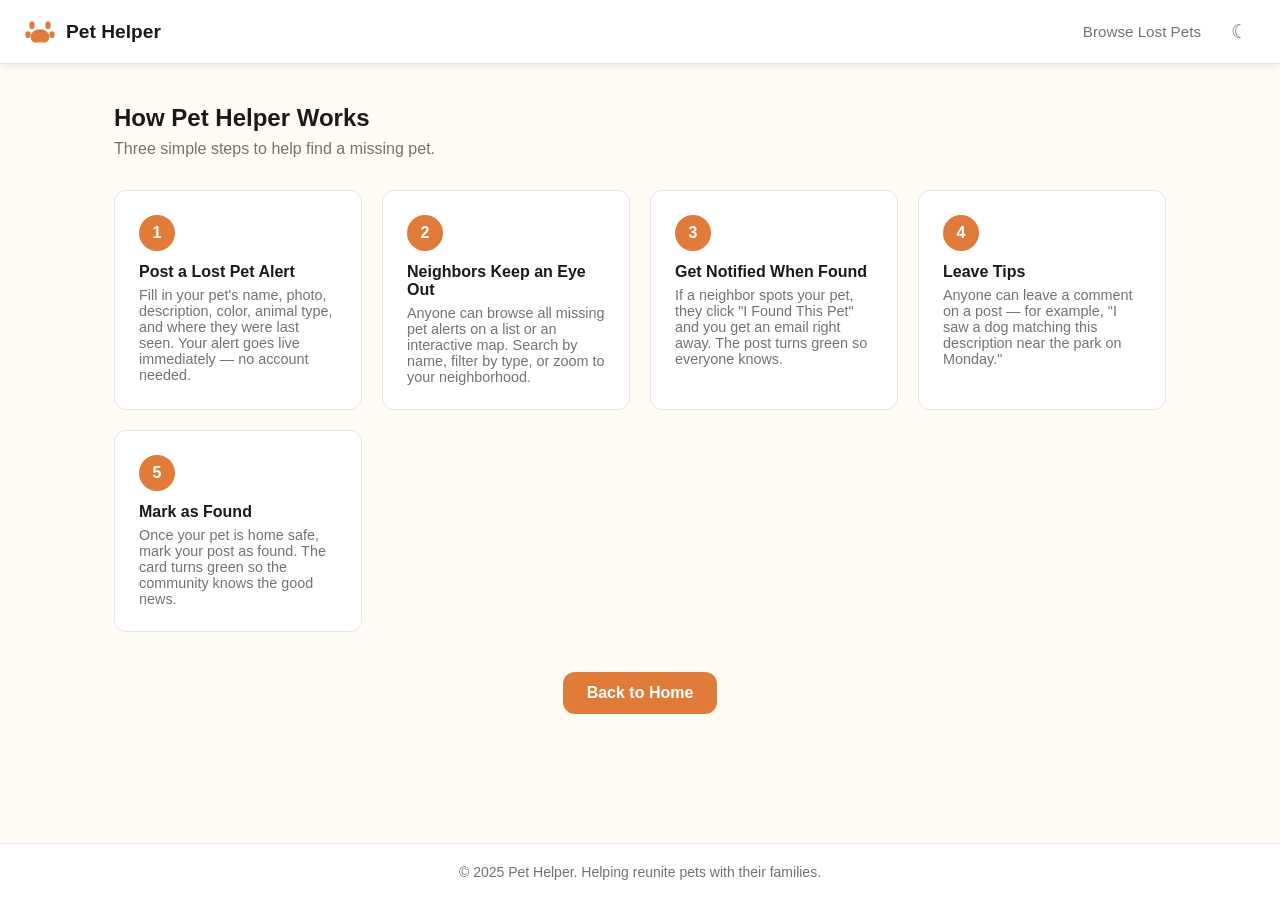
<file: how-it-works.html>
<!DOCTYPE html>
<html lang="en">
  <head>
    <meta charset="UTF-8" />
    <meta name="viewport" content="width=device-width, initial-scale=1.0" />
    <title>How It Works – Pet Helper</title>
    <link rel="stylesheet" href="styles.css" />
  </head>
  <body>

    <nav>
      <a href="index.html" class="nav-logo">
        <svg viewBox="0 0 24 24" fill="currentColor" xmlns="http://www.w3.org/2000/svg">
          <ellipse cx="6" cy="7" rx="2" ry="3"/>
          <ellipse cx="18" cy="7" rx="2" ry="3"/>
          <ellipse cx="3" cy="14" rx="2" ry="2.5"/>
          <ellipse cx="21" cy="14" rx="2" ry="2.5"/>
          <path d="M12 10c-4 0-7 2.5-7 6 0 2.5 2 4 4 4 .8 0 2-.3 3-.3s2.2.3 3 .3c2 0 4-1.5 4-4 0-3.5-3-6-7-6z"/>
        </svg>
        Pet Helper
      </a>
      <div class="nav-links">
        <a href="browse.html"><span>Browse Lost Pets</span></a>
        <button class="nav-icon-btn" onclick="toggleDarkMode()" title="Toggle dark mode"><span id="dark-mode-icon">☾</span></button>
      </div>
    </nav>

    <main>
      <h1 class="section-title">How Pet Helper Works</h1>
      <p class="section-sub">Three simple steps to help find a missing pet.</p>

      <div class="steps">
        <div class="step-card">
          <div class="step-number">1</div>
          <h3>Post a Lost Pet Alert</h3>
          <p>Fill in your pet's name, photo, description, color, animal type, and where they were last seen. Your alert goes live immediately — no account needed.</p>
        </div>
        <div class="step-card">
          <div class="step-number">2</div>
          <h3>Neighbors Keep an Eye Out</h3>
          <p>Anyone can browse all missing pet alerts on a list or an interactive map. Search by name, filter by type, or zoom to your neighborhood.</p>
        </div>
        <div class="step-card">
          <div class="step-number">3</div>
          <h3>Get Notified When Found</h3>
          <p>If a neighbor spots your pet, they click "I Found This Pet" and you get an email right away. The post turns green so everyone knows.</p>
        </div>
        <div class="step-card">
          <div class="step-number">4</div>
          <h3>Leave Tips</h3>
          <p>Anyone can leave a comment on a post — for example, "I saw a dog matching this description near the park on Monday."</p>
        </div>
        <div class="step-card">
          <div class="step-number">5</div>
          <h3>Mark as Found</h3>
          <p>Once your pet is home safe, mark your post as found. The card turns green so the community knows the good news.</p>
        </div>
      </div>

      <div style="margin-top:40px;text-align:center;">
        <a href="index.html" class="btn btn-primary">Back to Home</a>
      </div>
    </main>

    <footer>
      <p>&copy; 2025 Pet Helper. Helping reunite pets with their families.</p>
    </footer>

    <script src="js/darkmode.js"></script>
  </body>
</html>
</file>
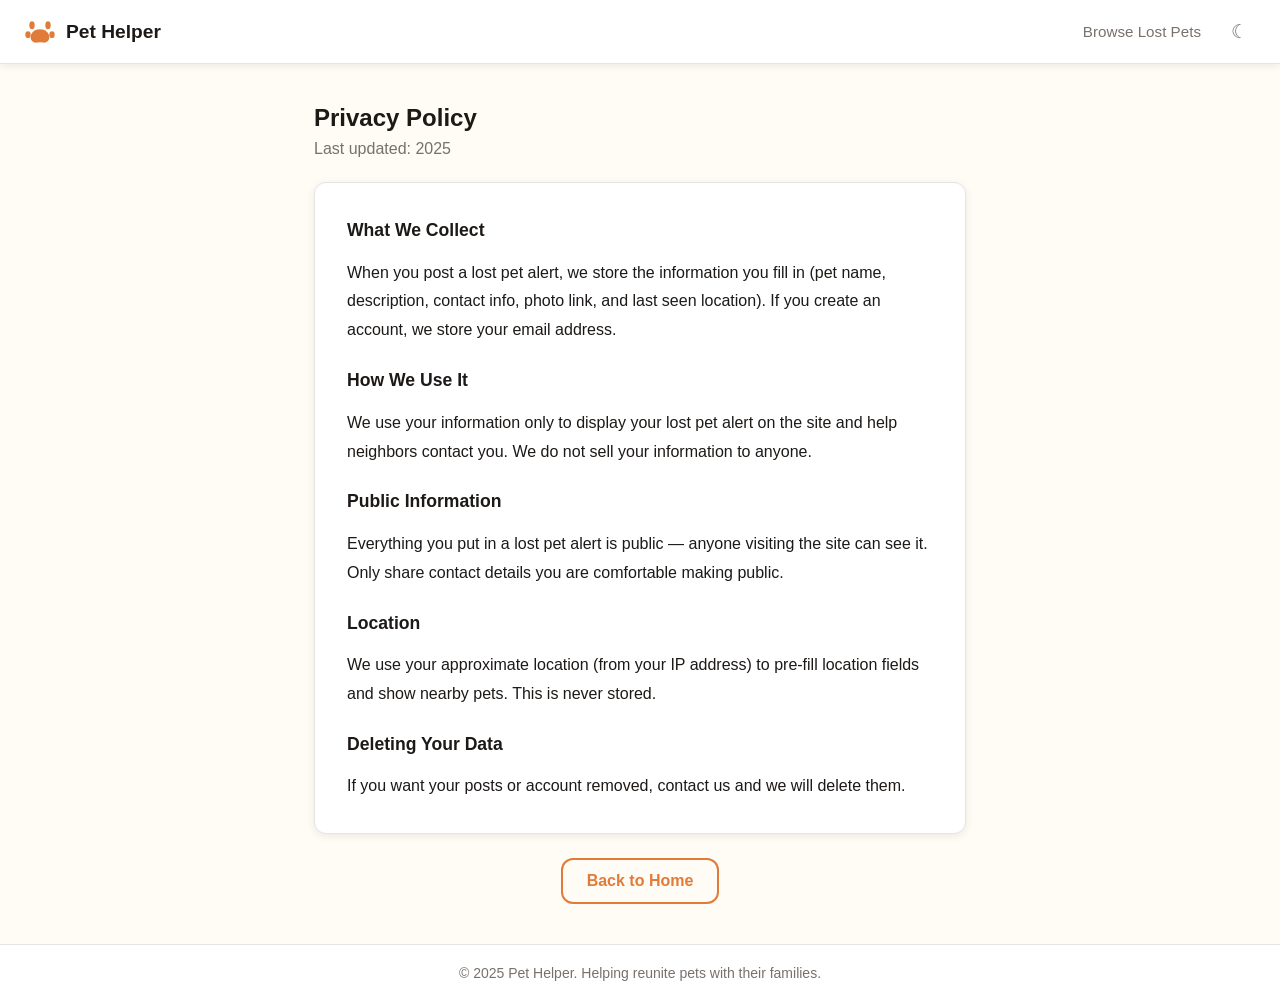
<file: privacy.html>
<!DOCTYPE html>
<html lang="en">
  <head>
    <meta charset="UTF-8" />
    <meta name="viewport" content="width=device-width, initial-scale=1.0" />
    <title>Privacy Policy – Pet Helper</title>
    <link rel="stylesheet" href="styles.css" />
  </head>
  <body>

    <nav>
      <a href="index.html" class="nav-logo">
        <svg viewBox="0 0 24 24" fill="currentColor" xmlns="http://www.w3.org/2000/svg">
          <ellipse cx="6" cy="7" rx="2" ry="3"/>
          <ellipse cx="18" cy="7" rx="2" ry="3"/>
          <ellipse cx="3" cy="14" rx="2" ry="2.5"/>
          <ellipse cx="21" cy="14" rx="2" ry="2.5"/>
          <path d="M12 10c-4 0-7 2.5-7 6 0 2.5 2 4 4 4 .8 0 2-.3 3-.3s2.2.3 3 .3c2 0 4-1.5 4-4 0-3.5-3-6-7-6z"/>
        </svg>
        Pet Helper
      </a>
      <div class="nav-links">
        <a href="browse.html"><span>Browse Lost Pets</span></a>
        <button class="nav-icon-btn" onclick="toggleDarkMode()" title="Toggle dark mode"><span id="dark-mode-icon">☾</span></button>
      </div>
    </nav>

    <main style="max-width:700px;">
      <h1 class="section-title">Privacy Policy</h1>
      <p class="section-sub">Last updated: 2025</p>

      <div class="card" style="padding:32px;line-height:1.8;">
        <h2 style="font-size:1.1rem;font-weight:700;margin-bottom:12px;">What We Collect</h2>
        <p style="margin-bottom:20px;">When you post a lost pet alert, we store the information you fill in (pet name, description, contact info, photo link, and last seen location). If you create an account, we store your email address.</p>

        <h2 style="font-size:1.1rem;font-weight:700;margin-bottom:12px;">How We Use It</h2>
        <p style="margin-bottom:20px;">We use your information only to display your lost pet alert on the site and help neighbors contact you. We do not sell your information to anyone.</p>

        <h2 style="font-size:1.1rem;font-weight:700;margin-bottom:12px;">Public Information</h2>
        <p style="margin-bottom:20px;">Everything you put in a lost pet alert is public — anyone visiting the site can see it. Only share contact details you are comfortable making public.</p>

        <h2 style="font-size:1.1rem;font-weight:700;margin-bottom:12px;">Location</h2>
        <p style="margin-bottom:20px;">We use your approximate location (from your IP address) to pre-fill location fields and show nearby pets. This is never stored.</p>

        <h2 style="font-size:1.1rem;font-weight:700;margin-bottom:12px;">Deleting Your Data</h2>
        <p>If you want your posts or account removed, contact us and we will delete them.</p>
      </div>

      <div style="margin-top:24px;text-align:center;">
        <a href="index.html" class="btn btn-outline">Back to Home</a>
      </div>
    </main>

    <footer>
      <p>&copy; 2025 Pet Helper. Helping reunite pets with their families.</p>
    </footer>

    <script src="js/darkmode.js"></script>
  </body>
</html>
</file>
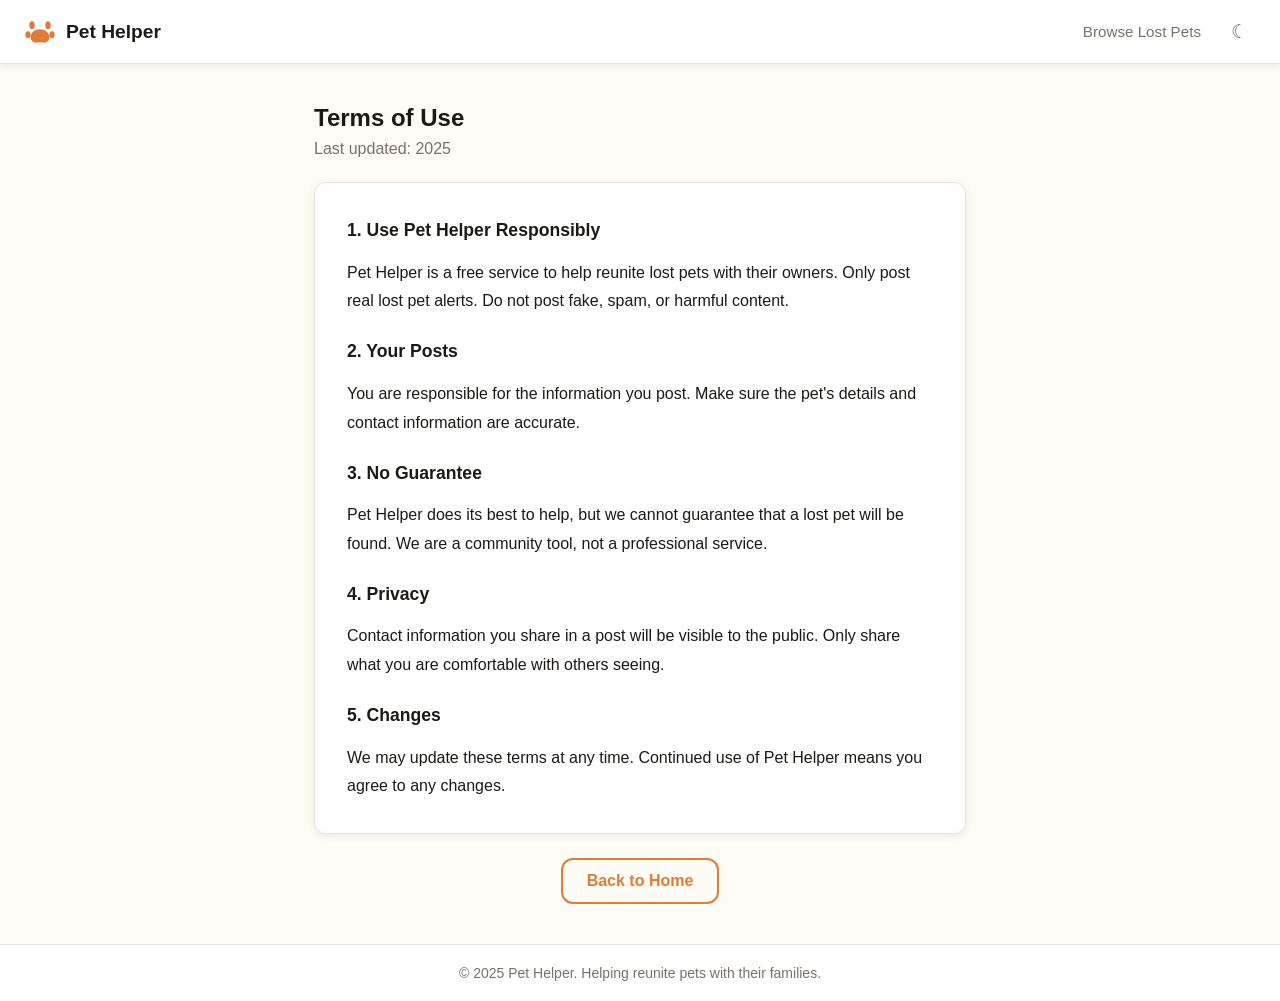
<file: terms.html>
<!DOCTYPE html>
<html lang="en">
  <head>
    <meta charset="UTF-8" />
    <meta name="viewport" content="width=device-width, initial-scale=1.0" />
    <title>Terms of Use – Pet Helper</title>
    <link rel="stylesheet" href="styles.css" />
  </head>
  <body>

    <nav>
      <a href="index.html" class="nav-logo">
        <svg viewBox="0 0 24 24" fill="currentColor" xmlns="http://www.w3.org/2000/svg">
          <ellipse cx="6" cy="7" rx="2" ry="3"/>
          <ellipse cx="18" cy="7" rx="2" ry="3"/>
          <ellipse cx="3" cy="14" rx="2" ry="2.5"/>
          <ellipse cx="21" cy="14" rx="2" ry="2.5"/>
          <path d="M12 10c-4 0-7 2.5-7 6 0 2.5 2 4 4 4 .8 0 2-.3 3-.3s2.2.3 3 .3c2 0 4-1.5 4-4 0-3.5-3-6-7-6z"/>
        </svg>
        Pet Helper
      </a>
      <div class="nav-links">
        <a href="browse.html"><span>Browse Lost Pets</span></a>
        <button class="nav-icon-btn" onclick="toggleDarkMode()" title="Toggle dark mode"><span id="dark-mode-icon">☾</span></button>
      </div>
    </nav>

    <main style="max-width:700px;">
      <h1 class="section-title">Terms of Use</h1>
      <p class="section-sub">Last updated: 2025</p>

      <div class="card" style="padding:32px;line-height:1.8;">
        <h2 style="font-size:1.1rem;font-weight:700;margin-bottom:12px;">1. Use Pet Helper Responsibly</h2>
        <p style="margin-bottom:20px;">Pet Helper is a free service to help reunite lost pets with their owners. Only post real lost pet alerts. Do not post fake, spam, or harmful content.</p>

        <h2 style="font-size:1.1rem;font-weight:700;margin-bottom:12px;">2. Your Posts</h2>
        <p style="margin-bottom:20px;">You are responsible for the information you post. Make sure the pet's details and contact information are accurate.</p>

        <h2 style="font-size:1.1rem;font-weight:700;margin-bottom:12px;">3. No Guarantee</h2>
        <p style="margin-bottom:20px;">Pet Helper does its best to help, but we cannot guarantee that a lost pet will be found. We are a community tool, not a professional service.</p>

        <h2 style="font-size:1.1rem;font-weight:700;margin-bottom:12px;">4. Privacy</h2>
        <p style="margin-bottom:20px;">Contact information you share in a post will be visible to the public. Only share what you are comfortable with others seeing.</p>

        <h2 style="font-size:1.1rem;font-weight:700;margin-bottom:12px;">5. Changes</h2>
        <p>We may update these terms at any time. Continued use of Pet Helper means you agree to any changes.</p>
      </div>

      <div style="margin-top:24px;text-align:center;">
        <a href="index.html" class="btn btn-outline">Back to Home</a>
      </div>
    </main>

    <footer>
      <p>&copy; 2025 Pet Helper. Helping reunite pets with their families.</p>
    </footer>

    <script src="js/darkmode.js"></script>
  </body>
</html>
</file>
<file: styles.css>
:root {
  --primary: #E07B39;
  --primary-dark: #C06828;
  --bg: #FFFBF5;
  --card: #FFFFFF;
  --text: #1C1917;
  --text-muted: #78716C;
  --border: #E7E5E4;
  --found: #16A34A;
  --found-bg: #DCFCE7;
  --found-border: #86EFAC;
  --shadow: 0 2px 8px rgba(0, 0, 0, 0.08);
  --radius: 12px;
  --nav-height: 64px;
}

/* ── DARK MODE ── */
html.dark {
  --bg: #1C1917;
  --card: #292524;
  --text: #F5F5F4;
  --text-muted: #A8A29E;
  --border: #3D3836;
  --shadow: 0 2px 8px rgba(0, 0, 0, 0.3);
}

* {
  box-sizing: border-box;
  margin: 0;
  padding: 0;
}

body {
  font-family: -apple-system, BlinkMacSystemFont, 'Segoe UI', Roboto, sans-serif;
  background-color: var(--bg);
  color: var(--text);
  min-height: 100vh;
  display: flex;
  flex-direction: column;
}

/* ── NAV ── */
nav {
  background: var(--card);
  border-bottom: 1px solid var(--border);
  height: var(--nav-height);
  display: flex;
  align-items: center;
  padding: 0 24px;
  position: sticky;
  top: 0;
  z-index: 100;
  box-shadow: var(--shadow);
}

.nav-logo {
  display: flex;
  align-items: center;
  gap: 10px;
  text-decoration: none;
  color: var(--text);
  font-weight: 700;
  font-size: 1.2rem;
}

.nav-logo svg {
  width: 32px;
  height: 32px;
  color: var(--primary);
}

.nav-links {
  margin-left: auto;
  display: flex;
  align-items: center;
  gap: 8px;
}

.nav-links a {
  text-decoration: none;
  color: var(--text-muted);
  font-size: 0.95rem;
  padding: 8px 14px;
  border-radius: 8px;
  transition: background 0.15s, color 0.15s;
}

.nav-links a:hover {
  background: var(--bg);
  color: var(--text);
}

.nav-links a.btn-nav {
  background: var(--primary);
  color: white;
  font-weight: 600;
}

.nav-links a.btn-nav:hover {
  background: var(--primary-dark);
  color: white;
}

/* ── LANGUAGE SELECTOR ── */
.lang-select {
  padding: 6px 10px;
  border: 1px solid var(--border);
  border-radius: 8px;
  background: var(--card);
  color: var(--text);
  font-size: 0.85rem;
  cursor: pointer;
  outline: none;
}

/* ── NAV ICON BUTTONS ── */
.nav-icon-btn {
  background: none;
  border: none;
  cursor: pointer;
  font-size: 1.2rem;
  padding: 8px;
  border-radius: 8px;
  color: var(--text-muted);
  position: relative;
  transition: background 0.15s;
  line-height: 1;
}

.nav-icon-btn:hover {
  background: var(--bg);
  color: var(--text);
}

.bell-badge {
  position: absolute;
  top: 4px;
  right: 4px;
  width: 8px;
  height: 8px;
  background: var(--primary);
  border-radius: 50%;
  display: none;
}

.bell-badge.has-notif {
  display: block;
}

/* ── REPORT CTA BANNER ── */
.report-cta {
  display: flex;
  align-items: center;
  justify-content: space-between;
  gap: 20px;
  flex-wrap: wrap;
  background: var(--primary);
  color: #fff;
  border-radius: var(--radius);
  padding: 28px 32px;
  margin-bottom: 48px;
}
.report-cta h2 {
  font-size: 1.4rem;
  font-weight: 800;
  margin: 0 0 4px;
  color: #fff;
}
.report-cta p {
  margin: 0;
  opacity: 0.9;
  font-size: 0.95rem;
}
.report-cta .btn-primary {
  background: #fff;
  color: var(--primary);
  white-space: nowrap;
  flex-shrink: 0;
}
.report-cta .btn-primary:hover {
  background: #f5f5f5;
}

/* ── STATS COUNTER ── */
.stats-bar {
  display: flex;
  justify-content: center;
  gap: 40px;
  padding: 20px;
  background: var(--card);
  border-radius: var(--radius);
  border: 1px solid var(--border);
  margin-bottom: 40px;
  flex-wrap: wrap;
}

.stat-item {
  text-align: center;
}

.stat-number {
  font-size: 2rem;
  font-weight: 800;
  color: var(--primary);
}

.stat-label {
  font-size: 0.85rem;
  color: var(--text-muted);
  margin-top: 2px;
}

/* ── MAIN ── */
main {
  flex: 1;
  padding: 40px 24px;
  max-width: 1100px;
  margin: 0 auto;
  width: 100%;
}

/* ── FOOTER ── */
footer {
  background: var(--card);
  border-top: 1px solid var(--border);
  text-align: center;
  padding: 20px 24px;
  color: var(--text-muted);
  font-size: 0.875rem;
}

/* ── BUTTONS ── */
.btn {
  display: inline-block;
  padding: 12px 24px;
  border-radius: var(--radius);
  font-size: 1rem;
  font-weight: 600;
  cursor: pointer;
  border: none;
  text-decoration: none;
  transition: background 0.15s, transform 0.1s;
}

.btn:active {
  transform: scale(0.98);
}

.btn-primary {
  background: var(--primary);
  color: white;
}

.btn-primary:hover {
  background: var(--primary-dark);
}

.btn-outline {
  background: transparent;
  border: 2px solid var(--primary);
  color: var(--primary);
}

.btn-outline:hover {
  background: var(--primary);
  color: white;
}

.btn-green {
  background: var(--found);
  color: white;
}

.btn-green:hover {
  background: #15803D;
}

/* ── CARDS ── */
.card {
  background: var(--card);
  border-radius: var(--radius);
  box-shadow: var(--shadow);
  border: 1px solid var(--border);
  overflow: hidden;
}

/* ── PET CARD (browse grid) ── */
.pet-grid {
  display: grid;
  grid-template-columns: repeat(auto-fill, minmax(220px, 1fr));
  gap: 20px;
  margin-top: 24px;
}

.pet-card {
  background: var(--card);
  border-radius: var(--radius);
  box-shadow: var(--shadow);
  border: 1px solid var(--border);
  overflow: hidden;
  cursor: pointer;
  text-decoration: none;
  color: var(--text);
  transition: transform 0.15s, box-shadow 0.15s;
  display: block;
}

.pet-card:hover {
  transform: translateY(-3px);
  box-shadow: 0 6px 16px rgba(0, 0, 0, 0.12);
}

.pet-card.found {
  border-color: var(--found-border);
  background: var(--found-bg);
}

.pet-card img {
  width: 100%;
  height: 180px;
  object-fit: cover;
  background: var(--border);
}

.pet-card-body {
  padding: 14px;
}

.pet-card-name {
  font-weight: 700;
  font-size: 1rem;
}

.pet-card-type {
  font-size: 0.85rem;
  color: var(--text-muted);
  margin-top: 2px;
}

.badge-found {
  display: inline-block;
  background: var(--found);
  color: white;
  font-size: 0.75rem;
  font-weight: 700;
  padding: 2px 10px;
  border-radius: 99px;
  margin-top: 6px;
}

.badge-urgent {
  display: inline-block;
  background: #e53e3e;
  color: white;
  font-size: 0.75rem;
  font-weight: 700;
  padding: 2px 10px;
  border-radius: 99px;
  margin-top: 6px;
}

.pet-card.urgent {
  border: 2px solid #e53e3e;
}

.pet-card-meta {
  font-size: 0.78rem;
  color: var(--text-muted);
  margin-top: 2px;
}

/* ── HOME HERO ── */
.hero {
  display: flex;
  flex-wrap: wrap-reverse;
  align-items: center;
  justify-content: center;
  gap: 32px;
  padding: 60px 20px 40px;
}

.hero-text {
  text-align: center;
  flex: 1 1 360px;
}

.hero-art {
  flex: 1 1 280px;
  display: flex;
  justify-content: center;
}

.hero-illustration {
  width: 100%;
  max-width: 340px;
  height: auto;
}

.hero h1 {
  font-size: 2.5rem;
  font-weight: 800;
  color: var(--text);
  margin-bottom: 12px;
}

.hero p {
  font-size: 1.1rem;
  color: var(--text-muted);
  max-width: 520px;
  margin: 0 auto 32px;
}

.hero-buttons {
  display: flex;
  gap: 12px;
  justify-content: center;
  flex-wrap: wrap;
}

.btn-help {
  position: fixed;
  bottom: 24px;
  right: 24px;
  width: 48px;
  height: 48px;
  border-radius: 50%;
  background: var(--primary);
  color: white;
  font-size: 1.3rem;
  font-weight: 700;
  border: none;
  cursor: pointer;
  box-shadow: 0 4px 12px rgba(224, 123, 57, 0.4);
  display: flex;
  align-items: center;
  justify-content: center;
  text-decoration: none;
  transition: background 0.15s;
}

.btn-help:hover {
  background: var(--primary-dark);
}

/* ── SECTION HEADINGS ── */
.section-title {
  font-size: 1.5rem;
  font-weight: 700;
  margin-bottom: 8px;
}

.section-sub {
  color: var(--text-muted);
  margin-bottom: 24px;
}

/* ── SEARCH & FILTER BAR ── */
.search-bar {
  display: flex;
  gap: 12px;
  flex-wrap: wrap;
  margin-bottom: 8px;
}

.search-bar input,
.search-bar select {
  padding: 10px 14px;
  border: 1px solid var(--border);
  border-radius: 8px;
  font-size: 0.95rem;
  background: var(--card);
  color: var(--text);
  outline: none;
  transition: border-color 0.15s;
}

.search-bar input {
  flex: 1;
  min-width: 200px;
}

.search-bar input:focus,
.search-bar select:focus {
  border-color: var(--primary);
}

/* ── FORM ── */
.form-wrapper {
  max-width: 600px;
  margin: 0 auto;
}

.form-group {
  margin-bottom: 20px;
}

.form-group label {
  display: block;
  font-weight: 600;
  margin-bottom: 6px;
  font-size: 0.95rem;
}

.form-group input,
.form-group select,
.form-group textarea {
  width: 100%;
  padding: 10px 14px;
  border: 1px solid var(--border);
  border-radius: 8px;
  font-size: 0.95rem;
  background: var(--card);
  color: var(--text);
  outline: none;
  transition: border-color 0.15s;
  font-family: inherit;
}

.form-group input:focus,
.form-group select:focus,
.form-group textarea:focus {
  border-color: var(--primary);
}

.form-group textarea {
  resize: vertical;
  min-height: 90px;
}

.form-hint {
  font-size: 0.82rem;
  color: var(--text-muted);
  margin-top: 4px;
}

.form-row {
  display: grid;
  grid-template-columns: 1fr 1fr;
  gap: 16px;
}

/* ── POST DETAIL ── */
.post-detail-img {
  width: 100%;
  max-height: 380px;
  object-fit: cover;
  border-radius: var(--radius);
  margin-bottom: 24px;
  background: var(--border);
}

.detail-grid {
  display: grid;
  grid-template-columns: 1fr 1fr;
  gap: 12px 24px;
  margin: 20px 0;
}

.detail-item label {
  font-size: 0.8rem;
  font-weight: 700;
  text-transform: uppercase;
  letter-spacing: 0.05em;
  color: var(--text-muted);
}

.detail-item p {
  font-size: 1rem;
  margin-top: 2px;
}

.found-banner {
  background: var(--found-bg);
  border: 1px solid var(--found-border);
  color: var(--found);
  font-weight: 700;
  padding: 12px 20px;
  border-radius: var(--radius);
  margin-bottom: 20px;
  font-size: 1.1rem;
}

/* ── MAP ── */
#map {
  height: 280px;
  border-radius: var(--radius);
  margin: 20px 0;
  border: 1px solid var(--border);
}

/* ── COMMENTS ── */
.comments-section {
  margin-top: 40px;
}

.comment {
  padding: 14px 0;
  border-bottom: 1px solid var(--border);
}

.comment-author {
  font-weight: 700;
  font-size: 0.9rem;
}

.comment-text {
  margin-top: 4px;
  color: var(--text);
}

.comment-date {
  font-size: 0.8rem;
  color: var(--text-muted);
  margin-top: 4px;
}

/* ── AUTH PAGE ── */
.auth-wrapper {
  max-width: 420px;
  margin: 40px auto;
}

.auth-tabs {
  display: flex;
  border-bottom: 2px solid var(--border);
  margin-bottom: 28px;
}

.auth-tab {
  padding: 10px 20px;
  cursor: pointer;
  font-weight: 600;
  color: var(--text-muted);
  border-bottom: 2px solid transparent;
  margin-bottom: -2px;
  background: none;
  border-top: none;
  border-left: none;
  border-right: none;
  font-family: inherit;
  font-size: 1rem;
  transition: color 0.15s;
}

.auth-tab.active {
  color: var(--primary);
  border-bottom-color: var(--primary);
}

/* ── HOW IT WORKS ── */
.steps {
  display: grid;
  grid-template-columns: repeat(auto-fill, minmax(240px, 1fr));
  gap: 20px;
  margin-top: 32px;
}

.step-card {
  background: var(--card);
  border: 1px solid var(--border);
  border-radius: var(--radius);
  padding: 24px;
}

.step-number {
  width: 36px;
  height: 36px;
  background: var(--primary);
  color: white;
  font-weight: 800;
  border-radius: 50%;
  display: flex;
  align-items: center;
  justify-content: center;
  margin-bottom: 12px;
  font-size: 1rem;
}

.step-card h3 {
  font-size: 1rem;
  margin-bottom: 6px;
}

.step-card p {
  font-size: 0.9rem;
  color: var(--text-muted);
}

/* ── MODAL ── */
.modal-overlay {
  position: fixed;
  inset: 0;
  background: rgba(0, 0, 0, 0.45);
  display: flex;
  align-items: center;
  justify-content: center;
  z-index: 200;
  padding: 20px;
}

.modal-box {
  background: var(--card);
  border-radius: var(--radius);
  padding: 40px 32px;
  max-width: 420px;
  width: 100%;
  text-align: center;
  box-shadow: 0 8px 32px rgba(0, 0, 0, 0.18);
}

.modal-icon {
  font-size: 3rem;
  margin-bottom: 16px;
}

.modal-box h2 {
  font-size: 1.4rem;
  margin-bottom: 10px;
}

.modal-box p {
  color: var(--text-muted);
  margin-bottom: 28px;
  font-size: 1rem;
  line-height: 1.5;
}

/* ── ALERT / MESSAGE ── */
.alert {
  padding: 12px 16px;
  border-radius: 8px;
  margin-bottom: 16px;
  font-size: 0.95rem;
}

.alert-error {
  background: #FEE2E2;
  color: #991B1B;
  border: 1px solid #FECACA;
}

.alert-success {
  background: var(--found-bg);
  color: #166534;
  border: 1px solid var(--found-border);
}

/* ── EMPTY STATE ── */
.empty-state {
  text-align: center;
  padding: 60px 20px;
  color: var(--text-muted);
}

.empty-state p {
  margin-top: 8px;
  font-size: 0.95rem;
}

/* ── LOADING ── */
.loading {
  text-align: center;
  padding: 40px;
  color: var(--text-muted);
}

/* ── WELCOME BANNER ── */
.welcome-banner {
  background: var(--card);
  border: 1px solid var(--border);
  border-radius: var(--radius);
  padding: 12px 20px;
  margin-bottom: 20px;
  font-weight: 600;
  color: var(--text-muted);
}

.welcome-banner span {
  color: var(--primary);
}

/* ── VIEW TOGGLE ── */
.view-toggle {
  display: flex;
  border: 1px solid var(--border);
  border-radius: 8px;
  overflow: hidden;
}

.toggle-btn {
  padding: 8px 16px;
  font-size: 0.9rem;
  font-weight: 600;
  background: var(--card);
  border: none;
  cursor: pointer;
  color: var(--text-muted);
  transition: background 0.15s, color 0.15s;
  font-family: inherit;
}

.toggle-btn.active {
  background: var(--primary);
  color: white;
}

/* ── NOTIFICATIONS PANEL ── */
.notif-panel {
  position: fixed;
  top: 0;
  right: -340px;
  width: 320px;
  height: 100vh;
  background: var(--card);
  border-left: 1px solid var(--border);
  box-shadow: -4px 0 20px rgba(0, 0, 0, 0.12);
  z-index: 300;
  transition: right 0.25s ease;
  display: flex;
  flex-direction: column;
}

.notif-panel.open {
  right: 0;
}

.notif-header {
  display: flex;
  align-items: center;
  justify-content: space-between;
  padding: 16px 20px;
  border-bottom: 1px solid var(--border);
  font-size: 1rem;
}

.notif-clear-btn {
  font-size: 0.8rem;
  color: var(--primary);
  background: none;
  border: none;
  cursor: pointer;
  font-family: inherit;
}

#notif-list {
  flex: 1;
  overflow-y: auto;
}

.notif-item {
  padding: 14px 20px;
  border-bottom: 1px solid var(--border);
  transition: background 0.15s;
}

.notif-item.unread {
  background: color-mix(in srgb, var(--primary) 8%, var(--card));
}

.notif-msg {
  font-size: 0.9rem;
  line-height: 1.4;
}

.notif-time {
  font-size: 0.78rem;
  color: var(--text-muted);
}

.notif-read-btn {
  font-size: 0.78rem;
  color: var(--primary);
  background: none;
  border: none;
  cursor: pointer;
  font-family: inherit;
}

/* ── MESSAGES ── */
.message-panel {
  background: var(--card);
  border: 1px solid var(--border);
  border-radius: var(--radius);
  padding: 20px;
  margin: 20px 0;
}

.message-thread {
  max-height: 260px;
  overflow-y: auto;
  display: flex;
  flex-direction: column;
  gap: 8px;
  padding: 8px 0;
}

.msg-bubble {
  max-width: 72%;
  padding: 10px 14px;
  border-radius: 16px;
  font-size: 0.95rem;
  line-height: 1.4;
  word-break: break-word;
}

.msg-mine {
  background: var(--primary);
  color: white;
  align-self: flex-end;
  border-bottom-right-radius: 4px;
}

.msg-theirs {
  background: var(--border);
  color: var(--text);
  align-self: flex-start;
  border-bottom-left-radius: 4px;
}

/* ── RESPONSIVE ── */
@media (max-width: 600px) {
  .hero h1 { font-size: 1.8rem; }
  .hero-illustration { max-width: 240px; }
  .form-row { grid-template-columns: 1fr; }
  .detail-grid { grid-template-columns: 1fr; }
  .nav-links a span { display: none; }
  main { padding: 24px 16px; }
}
</file>
